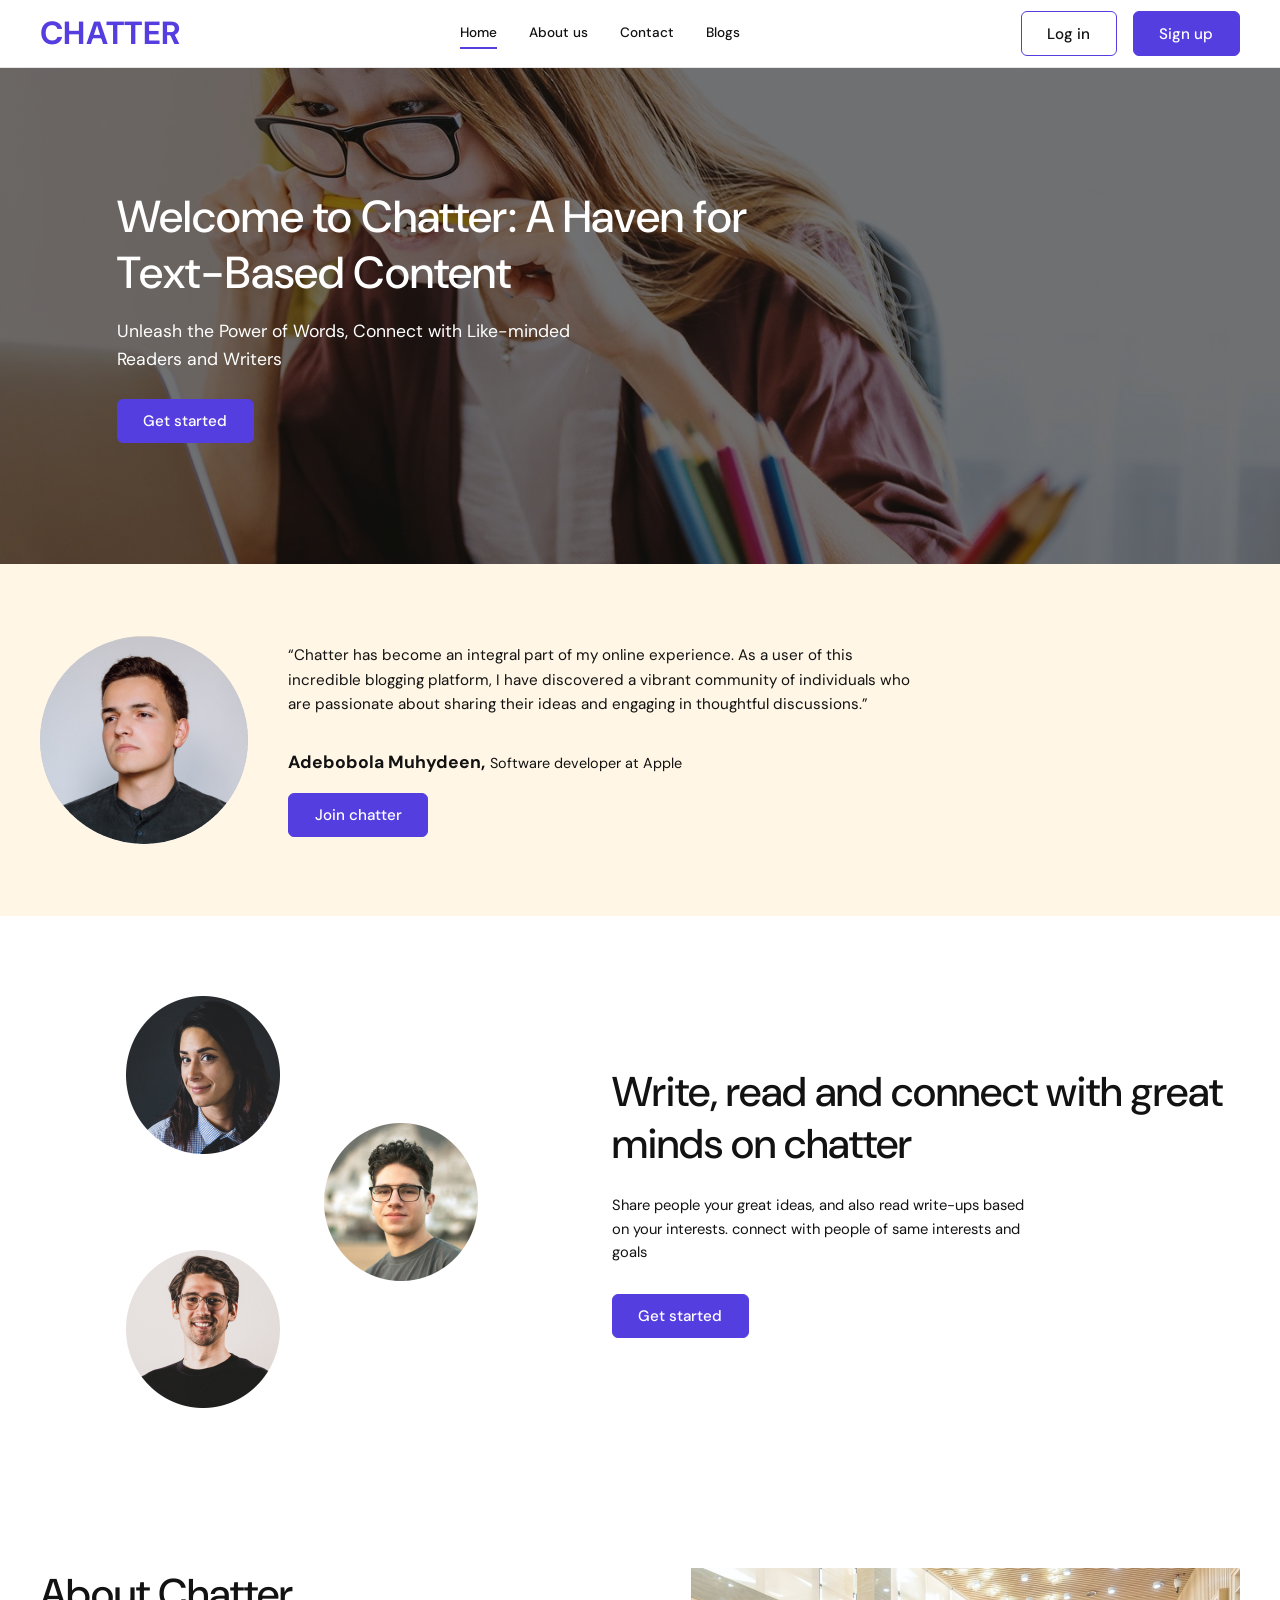
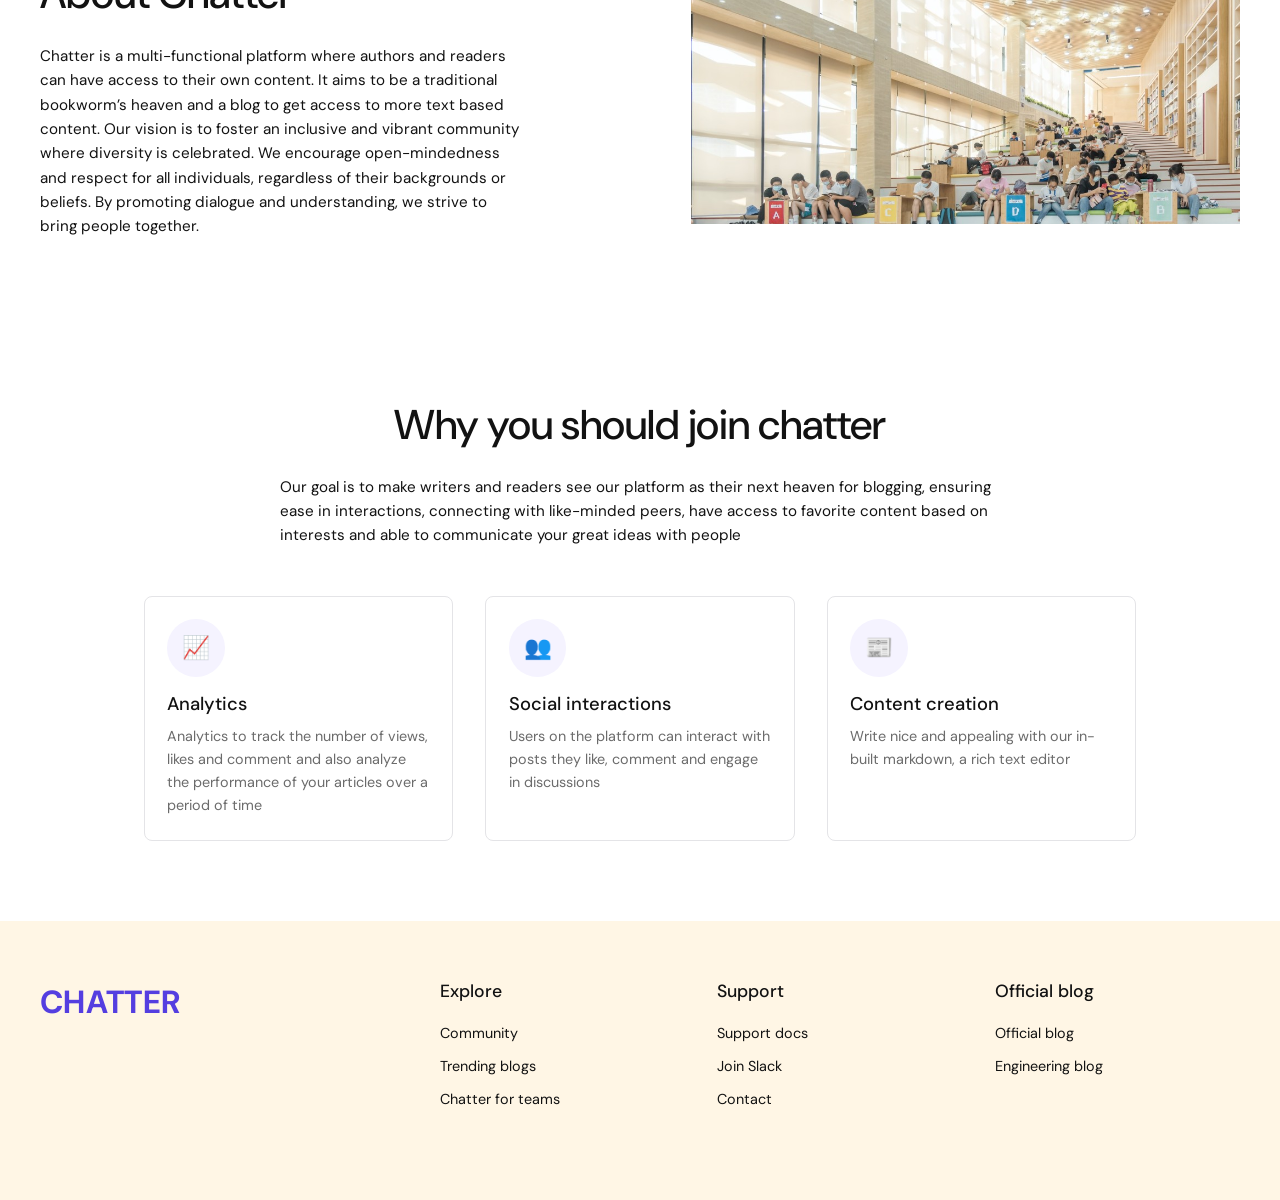
<file: index.html>
<!DOCTYPE html>
<html lang="en">
<head>
  <meta charset="UTF-8" />
  <meta name="viewport" content="width=device-width, initial-scale=1" />
  <meta name="description" content="Chatter – a haven for text-based content." />
  <title>Chatter – A Haven for Text-Based Content</title>
  <link rel="preconnect" href="https://fonts.googleapis.com" />
  <link rel="preconnect" href="https://fonts.gstatic.com" crossorigin />
  <link href="https://fonts.googleapis.com/css2?family=DM+Sans:wght@400;500;700&display=swap" rel="stylesheet" />
  <link rel="stylesheet" href="css/style.css" />
</head>
<body>
  <div id="site-header"></div>

  <main>
    <section class="hero">
      <div class="container"><div class="hero-content">
        <h1>Welcome to Chatter: A Haven for Text-Based Content</h1>
        <p>Unleash the Power of Words, Connect with Like-minded Readers and Writers</p>
        <a href="get-started.html" class="btn btn-primary">Get started</a>
      </div></div>
    </section>

    <section class="testimonial" id="blogs">
      <div class="container testimonial-inner">
        <img class="avatar-lg" src="images/user-1.png" alt="Adebobola Muhydeen" />
        <div>
          <blockquote>“Chatter has become an integral part of my online experience. As a user of this incredible blogging platform, I have discovered a vibrant community of individuals who are passionate about sharing their ideas and engaging in thoughtful discussions.”</blockquote>
          <p class="author"><strong>Adebobola Muhydeen,</strong> <span>Software developer at Apple</span></p>
          <a href="join-chatter.html" class="btn btn-primary">Join chatter</a>
        </div>
      </div>
    </section>

    <section class="section">
      <div class="container connect-inner">
        <img class="avatars" src="images/avatars.png" alt="Chatter community members" />
        <div class="connect-text">
          <h2>Write, read and connect with great minds on chatter</h2>
          <p>Share people your great ideas, and also read write-ups based on your interests. connect with people of same interests and goals</p>
          <a href="get-started.html" class="btn btn-primary">Get started</a>
        </div>
      </div>
    </section>

    <section class="section" id="about">
      <div class="container about-inner">
        <div>
          <h2>About Chatter</h2>
          <p>Chatter is a multi-functional platform where authors and readers can have access to their own content. It aims to be a traditional bookworm’s heaven and a blog to get access to more text based content. Our vision is to foster an inclusive and vibrant community where diversity is celebrated. We encourage open-mindedness and respect for all individuals, regardless of their backgrounds or beliefs. By promoting dialogue and understanding, we strive to bring people together.</p>
        </div>
        <img src="images/about.jpg" alt="Readers sitting on a library staircase" />
      </div>
    </section>

    <section class="section why">
      <div class="container">
        <h2>Why you should join chatter</h2>
        <p>Our goal is to make writers and readers see our platform as their next heaven for blogging, ensuring ease in interactions, connecting with like-minded peers, have access to favorite content based on interests and able to communicate your great ideas with people</p>
        <div class="cards">
          <article class="card"><div class="card-icon" aria-hidden="true">&#128200;</div><h3>Analytics</h3><p>Analytics to track the number of views, likes and comment and also analyze the performance of your articles over a period of time</p></article>
          <article class="card"><div class="card-icon" aria-hidden="true">&#128101;</div><h3>Social interactions</h3><p>Users on the platform can interact with posts they like, comment and engage in discussions</p></article>
          <article class="card"><div class="card-icon" aria-hidden="true">&#128240;</div><h3>Content creation</h3><p>Write nice and appealing with our in-built markdown, a rich text editor</p></article>
        </div>
      </div>
    </section>
  </main>

  <div id="site-footer"></div>
  <script src="js/main.js"></script>
</body>
</html>
</file>
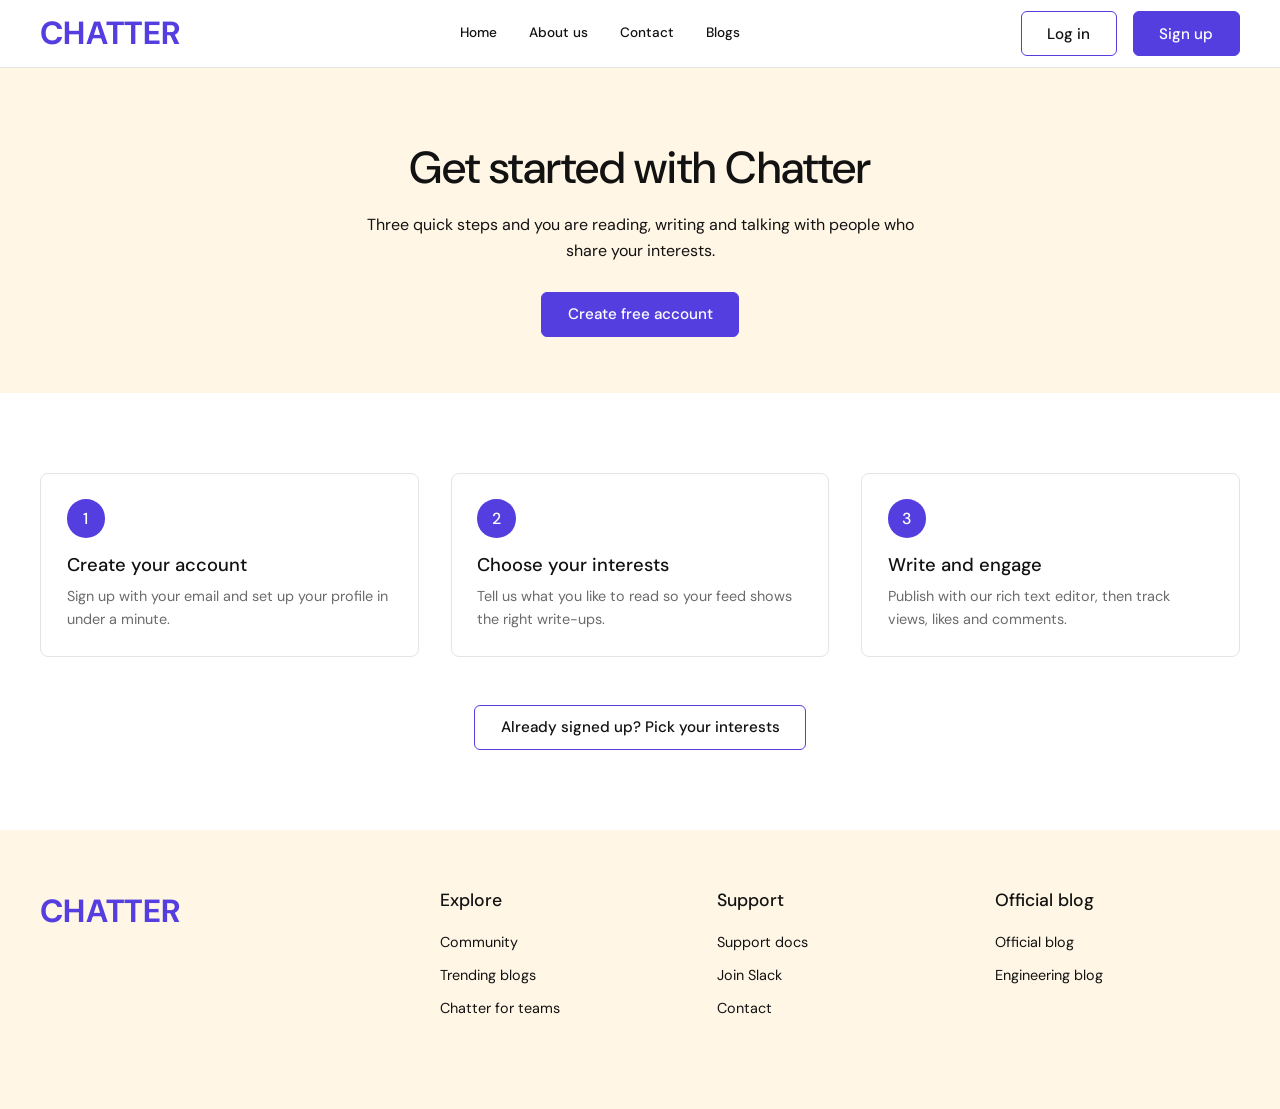
<file: get-started.html>
<!DOCTYPE html>
<html lang="en">
<head>
  <meta charset="UTF-8" />
  <meta name="viewport" content="width=device-width, initial-scale=1" />
  <meta name="description" content="Chatter – a haven for text-based content." />
  <title>Get started – Chatter</title>
  <link rel="preconnect" href="https://fonts.googleapis.com" />
  <link rel="preconnect" href="https://fonts.gstatic.com" crossorigin />
  <link href="https://fonts.googleapis.com/css2?family=DM+Sans:wght@400;500;700&display=swap" rel="stylesheet" />
  <link rel="stylesheet" href="css/style.css" />
</head>
<body>
  <div id="site-header"></div>

  <main>
    <section class="page-hero">
      <div class="container">
        <h1 style="font-size:clamp(2rem,5vw,2.8rem)">Get started with Chatter</h1>
        <p>Three quick steps and you are reading, writing and talking with people who share your interests.</p>
        <a href="signup.html" class="btn btn-primary">Create free account</a>
      </div>
    </section>
    <section class="section">
      <div class="container steps">
        <article class="step"><h3>Create your account</h3><p>Sign up with your email and set up your profile in under a minute.</p></article>
        <article class="step"><h3>Choose your interests</h3><p>Tell us what you like to read so your feed shows the right write-ups.</p></article>
        <article class="step"><h3>Write and engage</h3><p>Publish with our rich text editor, then track views, likes and comments.</p></article>
      </div>
      <div class="container" style="text-align:center;margin-top:3rem">
        <a href="join-chatter.html" class="btn btn-outline">Already signed up? Pick your interests</a>
      </div>
    </section>
  </main>

  <div id="site-footer"></div>
  <script src="js/main.js"></script>
</body>
</html>
</file>
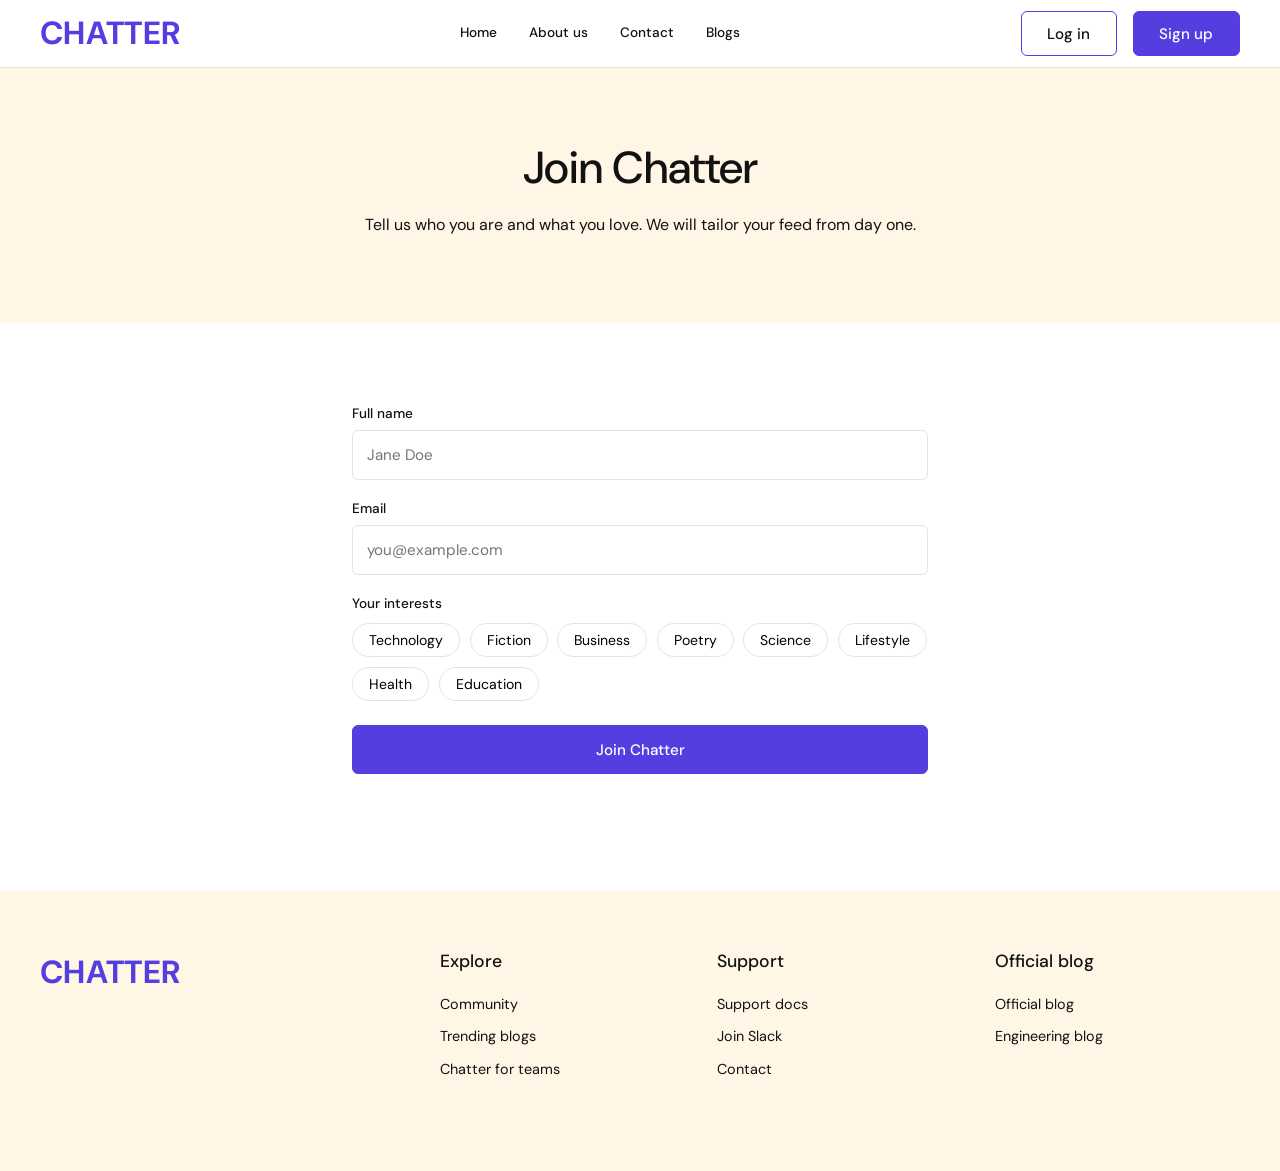
<file: join-chatter.html>
<!DOCTYPE html>
<html lang="en">
<head>
  <meta charset="UTF-8" />
  <meta name="viewport" content="width=device-width, initial-scale=1" />
  <meta name="description" content="Chatter – a haven for text-based content." />
  <title>Join Chatter</title>
  <link rel="preconnect" href="https://fonts.googleapis.com" />
  <link rel="preconnect" href="https://fonts.gstatic.com" crossorigin />
  <link href="https://fonts.googleapis.com/css2?family=DM+Sans:wght@400;500;700&display=swap" rel="stylesheet" />
  <link rel="stylesheet" href="css/style.css" />
</head>
<body>
  <div id="site-header"></div>

  <main>
    <section class="page-hero">
      <div class="container">
        <h1 style="font-size:clamp(2rem,5vw,2.8rem)">Join Chatter</h1>
        <p>Tell us who you are and what you love. We will tailor your feed from day one.</p>
      </div>
    </section>
    <section class="section">
      <div class="container join-box">
        <form data-form="join" novalidate>
          <div class="field"><label for="name">Full name</label>
            <input id="name" name="name" type="text" placeholder="Jane Doe" /><span class="error"></span></div>
          <div class="field"><label for="email">Email</label>
            <input id="email" name="email" type="email" placeholder="you@example.com" /><span class="error"></span></div>
          <div class="field"><label>Your interests</label>
            <div class="chips">
              <button type="button" class="chip" aria-pressed="false">Technology</button>
              <button type="button" class="chip" aria-pressed="false">Fiction</button>
              <button type="button" class="chip" aria-pressed="false">Business</button>
              <button type="button" class="chip" aria-pressed="false">Poetry</button>
              <button type="button" class="chip" aria-pressed="false">Science</button>
              <button type="button" class="chip" aria-pressed="false">Lifestyle</button>
              <button type="button" class="chip" aria-pressed="false">Health</button>
              <button type="button" class="chip" aria-pressed="false">Education</button>
            </div></div>
          <button class="btn btn-primary btn-block" type="submit">Join Chatter</button>
          <p class="form-msg" role="status"></p>
        </form>
      </div>
    </section>
  </main>

  <div id="site-footer"></div>
  <script src="js/main.js"></script>
</body>
</html>
</file>
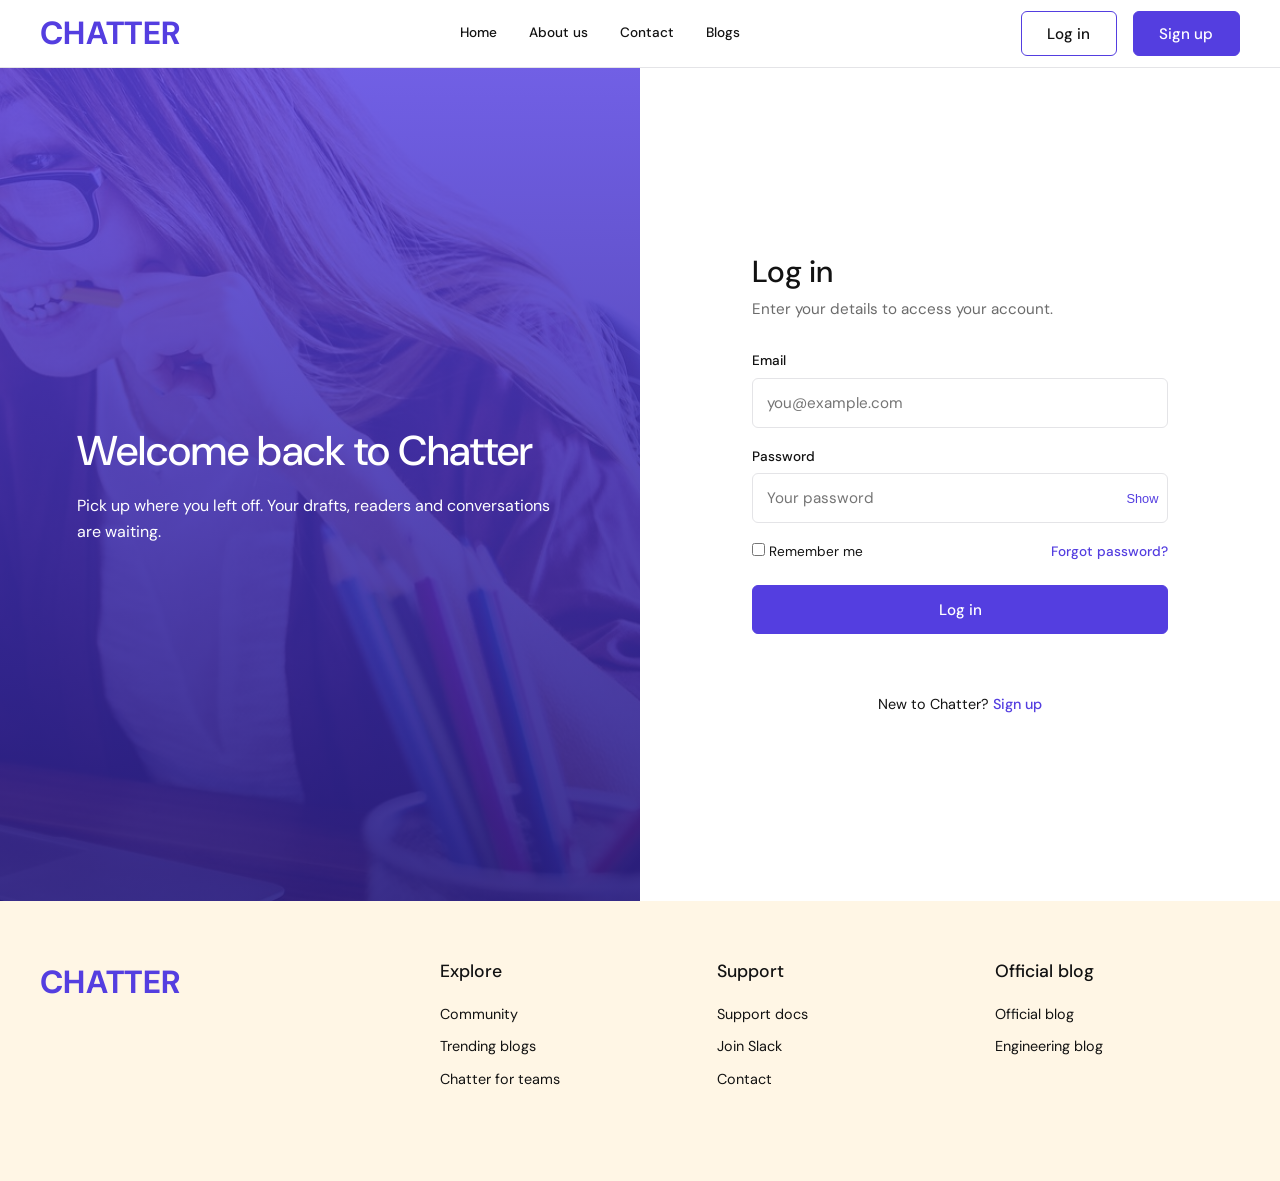
<file: login.html>
<!DOCTYPE html>
<html lang="en">
<head>
  <meta charset="UTF-8" />
  <meta name="viewport" content="width=device-width, initial-scale=1" />
  <meta name="description" content="Chatter – a haven for text-based content." />
  <title>Log in – Chatter</title>
  <link rel="preconnect" href="https://fonts.googleapis.com" />
  <link rel="preconnect" href="https://fonts.gstatic.com" crossorigin />
  <link href="https://fonts.googleapis.com/css2?family=DM+Sans:wght@400;500;700&display=swap" rel="stylesheet" />
  <link rel="stylesheet" href="css/style.css" />
</head>
<body>
  <div id="site-header"></div>

  <main class="auth">
    <aside class="auth-side">
      <h2>Welcome back to Chatter</h2>
      <p>Pick up where you left off. Your drafts, readers and conversations are waiting.</p>
    </aside>
    <section class="auth-main">
      <div class="auth-box">
        <h1>Log in</h1>
        <p class="sub">Enter your details to access your account.</p>
        <form data-form="login" novalidate>
          <div class="field"><label for="email">Email</label>
            <input id="email" name="email" type="email" autocomplete="email" placeholder="you@example.com" />
            <span class="error"></span></div>
          <div class="field"><label for="password">Password</label>
            <div class="pw-wrap"><input id="password" name="password" type="password" autocomplete="current-password" placeholder="Your password" /><button type="button">Show</button></div>
            <span class="error"></span></div>
          <div class="row"><label><input type="checkbox" /> Remember me</label><a href="#">Forgot password?</a></div>
          <button class="btn btn-primary btn-block" type="submit">Log in</button>
          <p class="form-msg" role="status"></p>
        </form>
        <p class="switch">New to Chatter? <a href="signup.html">Sign up</a></p>
      </div>
    </section>
  </main>

  <div id="site-footer"></div>
  <script src="js/main.js"></script>
</body>
</html>
</file>
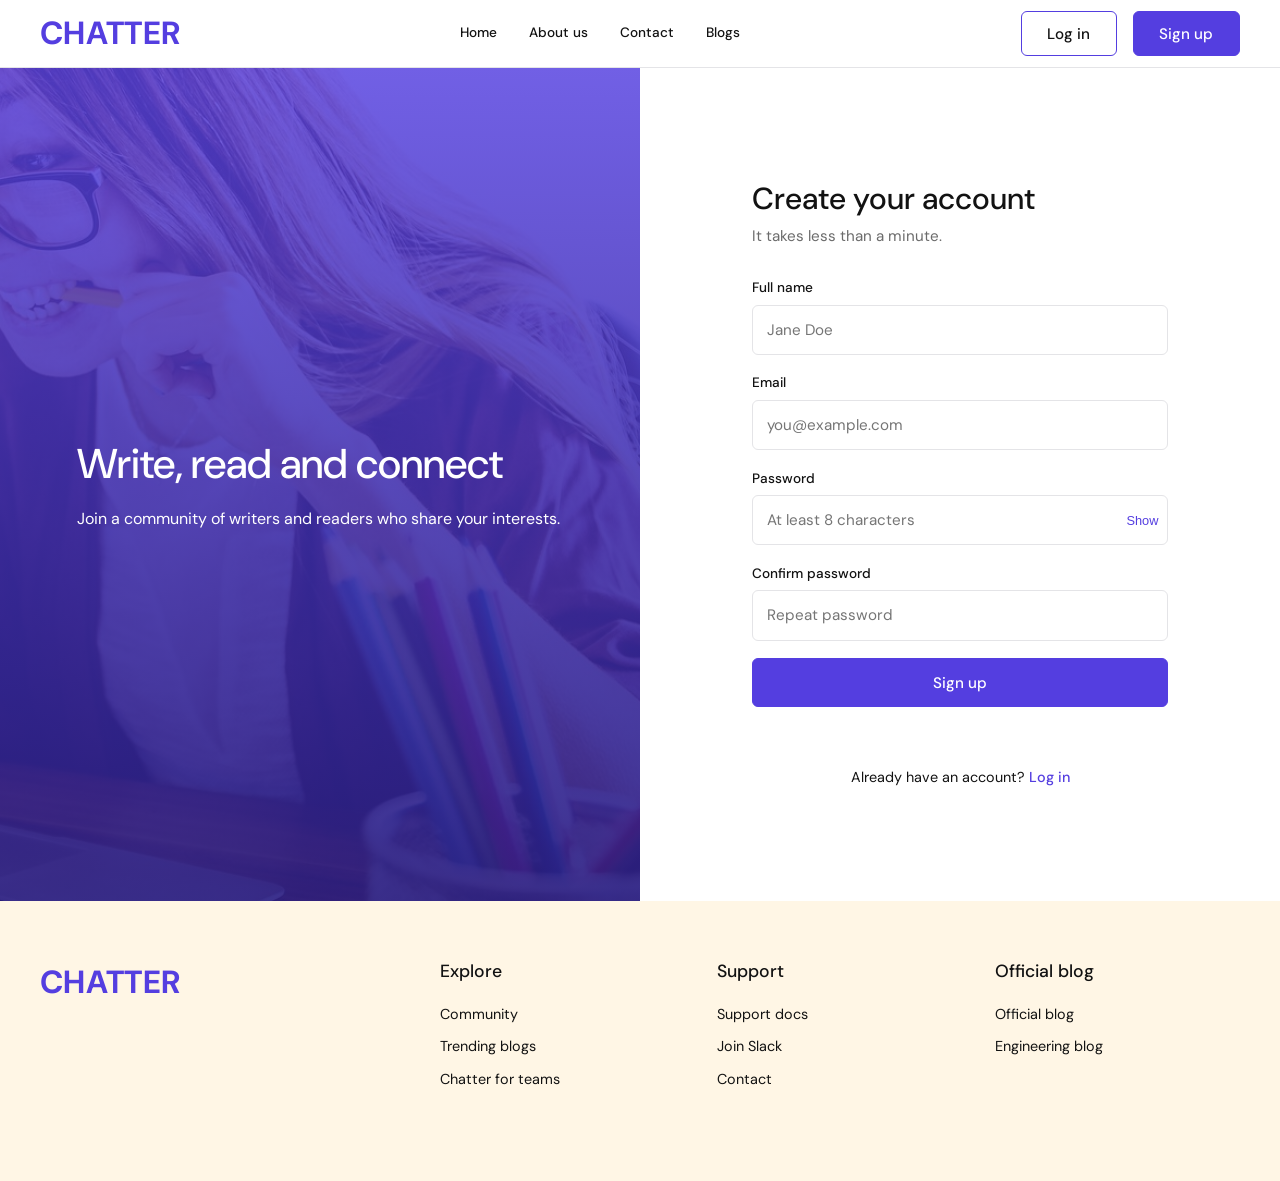
<file: signup.html>
<!DOCTYPE html>
<html lang="en">
<head>
  <meta charset="UTF-8" />
  <meta name="viewport" content="width=device-width, initial-scale=1" />
  <meta name="description" content="Chatter – a haven for text-based content." />
  <title>Sign up – Chatter</title>
  <link rel="preconnect" href="https://fonts.googleapis.com" />
  <link rel="preconnect" href="https://fonts.gstatic.com" crossorigin />
  <link href="https://fonts.googleapis.com/css2?family=DM+Sans:wght@400;500;700&display=swap" rel="stylesheet" />
  <link rel="stylesheet" href="css/style.css" />
</head>
<body>
  <div id="site-header"></div>

  <main class="auth">
    <aside class="auth-side">
      <h2>Write, read and connect</h2>
      <p>Join a community of writers and readers who share your interests.</p>
    </aside>
    <section class="auth-main">
      <div class="auth-box">
        <h1>Create your account</h1>
        <p class="sub">It takes less than a minute.</p>
        <form data-form="signup" novalidate>
          <div class="field"><label for="name">Full name</label>
            <input id="name" name="name" type="text" autocomplete="name" placeholder="Jane Doe" /><span class="error"></span></div>
          <div class="field"><label for="email">Email</label>
            <input id="email" name="email" type="email" autocomplete="email" placeholder="you@example.com" /><span class="error"></span></div>
          <div class="field"><label for="password">Password</label>
            <div class="pw-wrap"><input id="password" name="password" type="password" autocomplete="new-password" placeholder="At least 8 characters" /><button type="button">Show</button></div>
            <span class="error"></span></div>
          <div class="field"><label for="confirm">Confirm password</label>
            <input id="confirm" name="confirm" type="password" autocomplete="new-password" placeholder="Repeat password" /><span class="error"></span></div>
          <button class="btn btn-primary btn-block" type="submit">Sign up</button>
          <p class="form-msg" role="status"></p>
        </form>
        <p class="switch">Already have an account? <a href="login.html">Log in</a></p>
      </div>
    </section>
  </main>

  <div id="site-footer"></div>
  <script src="js/main.js"></script>
</body>
</html>
</file>
<file: css/style.css>
/* =========================================================
   CHATTER – main stylesheet
   1. Tokens  2. Base  3. Buttons  4. Header  5. Hero
   6. Testimonial  7. Connect  8. About  9. Why join
   10. Footer  11. Auth pages  12. Onboarding  13. Responsive
   ========================================================= */

/* 1. Tokens */
:root {
  --primary: #543ee0;
  --primary-dark: #4330c4;
  --primary-soft: #f5f3ff;
  --cream: #fff6e5;
  --text: #121212;
  --muted: #6b6b6b;
  --border: #e4e4e7;
  --white: #fff;
  --error: #d92d20;
  --radius: 6px;
  --container: 1200px;
  --font: "DM Sans", system-ui, -apple-system, "Segoe UI", sans-serif;
}

/* 2. Base */
*, *::before, *::after { box-sizing: border-box; margin: 0; padding: 0; }
html { scroll-behavior: smooth; }
body { font-family: var(--font); color: var(--text); line-height: 1.6; background: var(--white); -webkit-font-smoothing: antialiased; }
img { max-width: 100%; display: block; }
a { color: inherit; text-decoration: none; }
ul { list-style: none; }
:focus-visible { outline: 3px solid var(--primary); outline-offset: 2px; }
.container { width: min(100% - 2rem, var(--container)); margin-inline: auto; }
.section { padding: 5rem 0; }
h1, h2, h3 { line-height: 1.25; font-weight: 500; }
h2 { font-size: clamp(1.9rem, 4vw, 2.6rem); }

/* 3. Buttons */
.btn { display: inline-block; padding: .7rem 1.6rem; border-radius: var(--radius); font: 500 .95rem var(--font); cursor: pointer; border: 1px solid var(--primary); transition: background .2s, color .2s; text-align: center; }
.btn-primary { background: var(--primary); color: var(--white); }
.btn-primary:hover { background: var(--primary-dark); }
.btn-outline { background: var(--white); color: var(--text); }
.btn-outline:hover { background: var(--primary-soft); }
.btn-block { width: 100%; padding: .85rem; }

/* 4. Header */
.site-header { background: var(--white); border-bottom: 1px solid var(--border); position: sticky; top: 0; z-index: 50; }
.nav { display: flex; align-items: center; justify-content: space-between; min-height: 4.2rem; gap: 1.5rem; }
.logo { font-size: 2rem; font-weight: 700; color: var(--primary); letter-spacing: .01em; }
.nav-links { display: flex; gap: 2rem; font-size: .85rem; font-weight: 500; }
.nav-links a { padding: .25rem 0; border-bottom: 2px solid transparent; }
.nav-links a:hover, .nav-links a.active { border-color: var(--primary); }
.nav-actions { display: flex; gap: 1rem; }
.menu-toggle { display: none; background: none; border: 0; font-size: 1.7rem; cursor: pointer; color: var(--text); }

/* 5. Hero */
.hero { position: relative; min-height: 31rem; display: flex; align-items: center; color: var(--white);
  background: linear-gradient(rgba(0,0,0,.55), rgba(0,0,0,.55)), url("../images/hero.jpg") center 20%/cover, #4b4b55; }
.hero-content { max-width: 40rem; margin-left: clamp(0rem, 6vw, 6rem); }
.hero h1 { font-size: clamp(2rem, 5vw, 2.8rem); margin-bottom: 1rem; }
.hero p { font-size: 1.1rem; margin-bottom: 1.6rem; max-width: 30rem; }

/* 6. Testimonial */
.testimonial { background: var(--cream); padding: 4.5rem 0; }
.testimonial-inner { display: flex; align-items: center; gap: 2.5rem; }
.avatar-lg { width: 13rem; height: 13rem; border-radius: 50%; object-fit: cover; flex-shrink: 0; background: #c9c9d1; }
.testimonial blockquote { font-size: .95rem; margin-bottom: 2rem; max-width: 40rem; }
.testimonial .author { font-size: 1.1rem; margin-bottom: 1rem; }
.testimonial .author span { font-size: .9rem; }

/* 7. Write, read and connect */
.connect-inner { display: grid; grid-template-columns: 1fr 1.2fr; align-items: center; gap: 3rem; }
.avatars { width: min(100%, 22rem); height: auto; margin-inline: auto; }
.connect-text p { margin: 1.5rem 0 1.8rem; max-width: 26rem; font-size: .92rem; }

/* 8. About */
.about-inner { display: grid; grid-template-columns: 1.1fr 1fr; gap: 3rem; align-items: start; }
.about-inner h2 { margin-bottom: 1.5rem; }
.about-inner p { font-size: .95rem; max-width: 30rem; }
.about-inner img { width: 100%; height: 100%; max-height: 16rem; object-fit: cover; background: #d8d3c8; }

/* 9. Why join */
.why { text-align: center; }
.why > .container > p { max-width: 45rem; margin: 1.5rem auto 3rem; text-align: left; font-size: .95rem; }
.cards { display: grid; grid-template-columns: repeat(3, 1fr); gap: 2rem; text-align: left; max-width: 62rem; margin-inline: auto; }
.card { border: 1px solid var(--border); border-radius: 8px; padding: 1.4rem; }
.card-icon { width: 3.6rem; height: 3.6rem; border-radius: 50%; background: var(--primary-soft); display: grid; place-items: center; font-size: 1.4rem; margin-bottom: 1rem; }
.card h3 { font-size: 1.15rem; margin-bottom: .6rem; }
.card p { color: var(--muted); font-size: .9rem; }

/* 10. Footer */
.site-footer { background: var(--cream); padding: 3.5rem 0 5rem; }
.footer-inner { display: grid; grid-template-columns: 1.5fr repeat(3, 1fr); gap: 2rem; }
.site-footer h4 { font-weight: 500; font-size: 1.1rem; margin-bottom: 1.1rem; }
.site-footer li { margin-bottom: .6rem; font-size: .9rem; }
.site-footer li a:hover { color: var(--primary); text-decoration: underline; }

/* 11. Auth pages (login / signup) */
.auth { min-height: calc(100vh - 4.2rem); display: grid; grid-template-columns: 1fr 1fr; }
.auth-side { background: linear-gradient(rgba(84,62,224,.82), rgba(40,28,130,.9)), url("../images/hero.jpg") center/cover, var(--primary);
  color: var(--white); display: flex; flex-direction: column; justify-content: center; padding: 3rem clamp(2rem, 6vw, 5rem); }
.auth-side h2 { margin-bottom: 1rem; }
.auth-main { display: grid; place-items: center; padding: 2.5rem 1.2rem; }
.auth-box { width: min(100%, 26rem); }
.auth-box h1 { font-size: 1.9rem; margin-bottom: .4rem; }
.auth-box .sub { color: var(--muted); margin-bottom: 1.8rem; font-size: .95rem; }
.field { margin-bottom: 1.1rem; }
.field label { display: block; font-size: .85rem; font-weight: 500; margin-bottom: .35rem; }
.field input { width: 100%; padding: .75rem .9rem; border: 1px solid var(--border); border-radius: var(--radius); font: inherit; font-size: .95rem; }
.field input:focus { outline: 2px solid var(--primary); border-color: var(--primary); }
.field.invalid input { border-color: var(--error); }
.field .error { display: none; color: var(--error); font-size: .78rem; margin-top: .3rem; }
.field.invalid .error { display: block; }
.pw-wrap { position: relative; }
.pw-wrap button { position: absolute; right: .6rem; top: 50%; transform: translateY(-50%); background: none; border: 0; cursor: pointer; font-size: .8rem; color: var(--primary); font-weight: 500; }
.row { display: flex; justify-content: space-between; align-items: center; font-size: .85rem; margin-bottom: 1.4rem; }
.row a, .switch a { color: var(--primary); font-weight: 500; }
.switch { text-align: center; margin-top: 1.4rem; font-size: .9rem; }
.form-msg { margin-top: 1rem; text-align: center; font-size: .9rem; color: var(--primary); min-height: 1.3rem; }

/* 12. Onboarding (get started / join chatter) */
.page-hero { background: var(--cream); text-align: center; padding: 4.5rem 0 3.5rem; }
.page-hero p { max-width: 36rem; margin: 1rem auto 1.8rem; }
.steps { display: grid; grid-template-columns: repeat(3, 1fr); gap: 2rem; counter-reset: step; }
.step { border: 1px solid var(--border); border-radius: 8px; padding: 1.6rem; counter-increment: step; }
.step::before { content: counter(step); display: grid; place-items: center; width: 2.4rem; height: 2.4rem; border-radius: 50%; background: var(--primary); color: var(--white); font-weight: 500; margin-bottom: 1rem; }
.step h3 { margin-bottom: .5rem; font-size: 1.15rem; }
.step p { color: var(--muted); font-size: .9rem; }
.join-box { max-width: 36rem; margin: 0 auto; }
.chips { display: flex; flex-wrap: wrap; gap: .6rem; margin: .5rem 0 1.5rem; }
.chip { padding: .45rem 1rem; border: 1px solid var(--border); border-radius: 999px; background: var(--white); font: .88rem var(--font); cursor: pointer; transition: all .15s; }
.chip:hover { border-color: var(--primary); }
.chip.selected { background: var(--primary); border-color: var(--primary); color: var(--white); }

/* 13. Responsive */
@media (max-width: 900px) {
  .menu-toggle { display: block; }
  .nav { flex-wrap: wrap; }
  .nav-links, .nav-actions { display: none; width: 100%; flex-direction: column; gap: .9rem; padding-bottom: 1rem; }
  .nav.open .nav-links, .nav.open .nav-actions { display: flex; }
  .testimonial-inner { flex-direction: column; text-align: left; }
  .connect-inner, .about-inner { grid-template-columns: 1fr; }
  .avatars { width: min(100%, 18rem); margin-inline: 0; }
  .cards, .steps { grid-template-columns: 1fr; }
  .footer-inner { grid-template-columns: 1fr 1fr; }
  .auth { grid-template-columns: 1fr; }
  .auth-side { display: none; }
}
@media (max-width: 480px) { .footer-inner { grid-template-columns: 1fr; } .avatar-lg { width: 9rem; height: 9rem; } }
@media (prefers-reduced-motion: reduce) { * { transition: none !important; scroll-behavior: auto !important; } }
</file>
